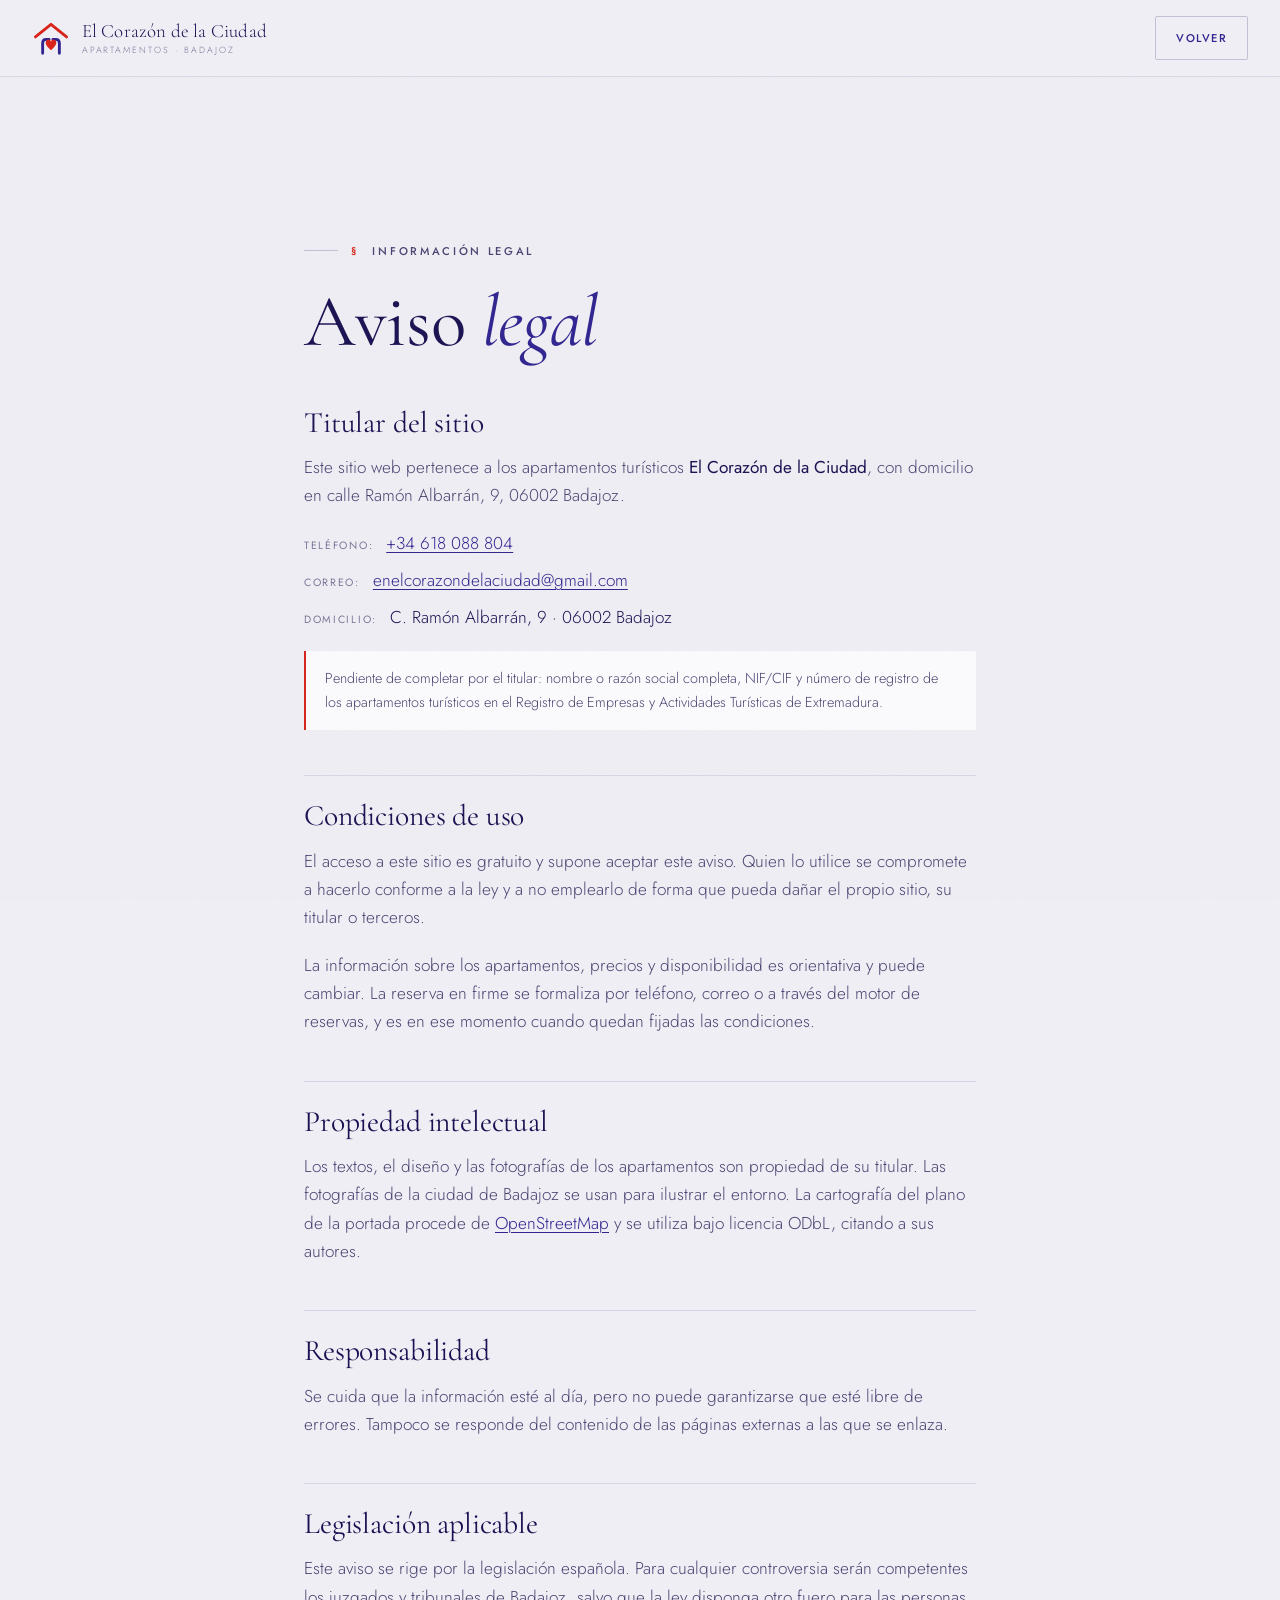
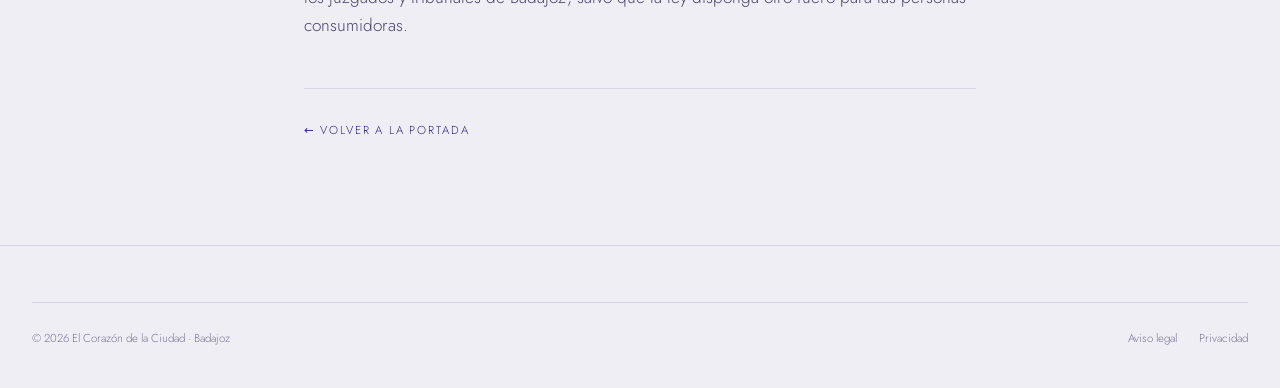
<file: aviso-legal.html>
<!DOCTYPE html>
<html lang="es">
<head>
<meta charset="utf-8">
<meta name="viewport" content="width=device-width, initial-scale=1, viewport-fit=cover">
<meta name="robots" content="noindex,nofollow">
<title>Aviso legal · El Corazón de la Ciudad</title>
<meta name="description" content="Aviso legal de los apartamentos El Corazón de la Ciudad, en Badajoz.">
<link rel="preconnect" href="https://fonts.googleapis.com">
<link rel="preconnect" href="https://fonts.gstatic.com" crossorigin>
<link rel="stylesheet" href="https://fonts.googleapis.com/css2?family=Cormorant+Garamond:ital,wght@0,300;0,400;0,500;1,400&family=Jost:wght@300;400;500&display=swap">
<link rel="stylesheet" href="css/estilos.css?v=b4ecf829">
<link rel="stylesheet" href="css/legal.css?v=8c6358b0">
<link rel="icon" href="img/marca.svg" type="image/svg+xml">
</head>
<body class="legal">

<header class="cab sc">
  <div class="cab__env">
    <a class="marca" href="index.html">
      <img src="img/marca.svg" alt="" width="100" height="92">
      <span>El Corazón de la Ciudad<i>Apartamentos · Badajoz</i></span>
    </a>
    <a class="btn btn--linea" href="index.html">Volver</a>
  </div>
</header>

<main class="hoja">
  <div class="env-txt">
    <p class="rotulo"><b>§</b> Información legal</p>
    <h1 class="titular">Aviso <em>legal</em></h1>

    <h2>Titular del sitio</h2>
    <p>Este sitio web pertenece a los apartamentos turísticos <strong>El Corazón de la Ciudad</strong>,
       con domicilio en calle Ramón Albarrán, 9, 06002 Badajoz.</p>
    <ul class="lista">
      <li><b>Teléfono:</b> <a href="tel:+34618088804">+34 618 088 804</a></li>
      <li><b>Correo:</b> <a href="mailto:enelcorazondelaciudad@gmail.com">enelcorazondelaciudad@gmail.com</a></li>
      <li><b>Domicilio:</b> C. Ramón Albarrán, 9 · 06002 Badajoz</li>
    </ul>
    <p class="pendiente">Pendiente de completar por el titular: nombre o razón social completa,
       NIF/CIF y número de registro de los apartamentos turísticos en el Registro de
       Empresas y Actividades Turísticas de Extremadura.</p>

    <h2>Condiciones de uso</h2>
    <p>El acceso a este sitio es gratuito y supone aceptar este aviso. Quien lo utilice se
       compromete a hacerlo conforme a la ley y a no emplearlo de forma que pueda dañar el
       propio sitio, su titular o terceros.</p>
    <p>La información sobre los apartamentos, precios y disponibilidad es orientativa y puede
       cambiar. La reserva en firme se formaliza por teléfono, correo o a través del motor de
       reservas, y es en ese momento cuando quedan fijadas las condiciones.</p>

    <h2>Propiedad intelectual</h2>
    <p>Los textos, el diseño y las fotografías de los apartamentos son propiedad de su titular.
       Las fotografías de la ciudad de Badajoz se usan para ilustrar el entorno. La cartografía
       del plano de la portada procede de <a href="https://www.openstreetmap.org/copyright"
       target="_blank" rel="noopener">OpenStreetMap</a> y se utiliza bajo licencia ODbL,
       citando a sus autores.</p>

    <h2>Responsabilidad</h2>
    <p>Se cuida que la información esté al día, pero no puede garantizarse que esté libre de
       errores. Tampoco se responde del contenido de las páginas externas a las que se enlaza.</p>

    <h2>Legislación aplicable</h2>
    <p>Este aviso se rige por la legislación española. Para cualquier controversia serán
       competentes los juzgados y tribunales de Badajoz, salvo que la ley disponga otro fuero
       para las personas consumidoras.</p>

    <p class="volver"><a href="index.html">← Volver a la portada</a></p>
  </div>
</main>

<footer class="pie">
  <div class="env">
    <div class="pie__fin">
      <span>© <span id="anno">2026</span> El Corazón de la Ciudad · Badajoz</span>
      <nav>
        <a href="aviso-legal.html">Aviso legal</a>
        <a href="privacidad.html">Privacidad</a>
      </nav>
    </div>
  </div>
</footer>

<script>document.getElementById('anno').textContent=new Date().getFullYear();</script>
</body>
</html>
</file>
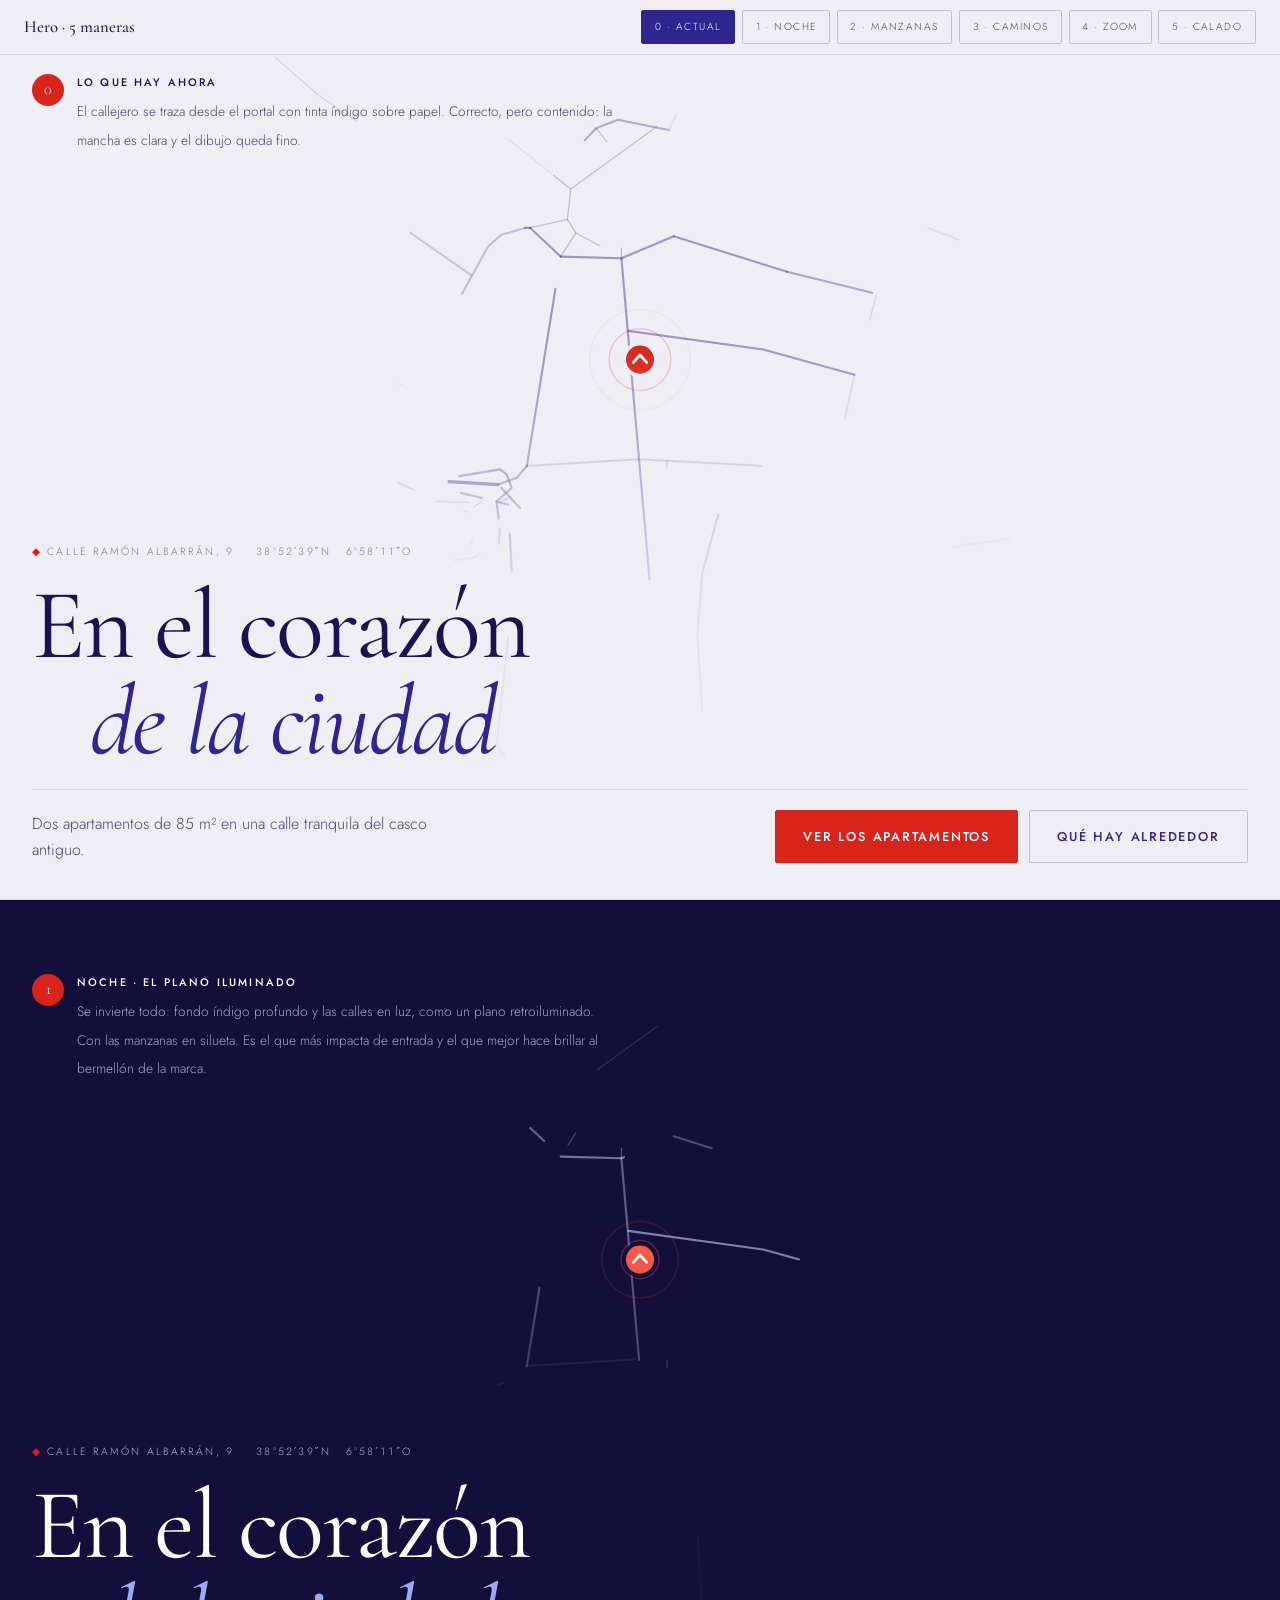
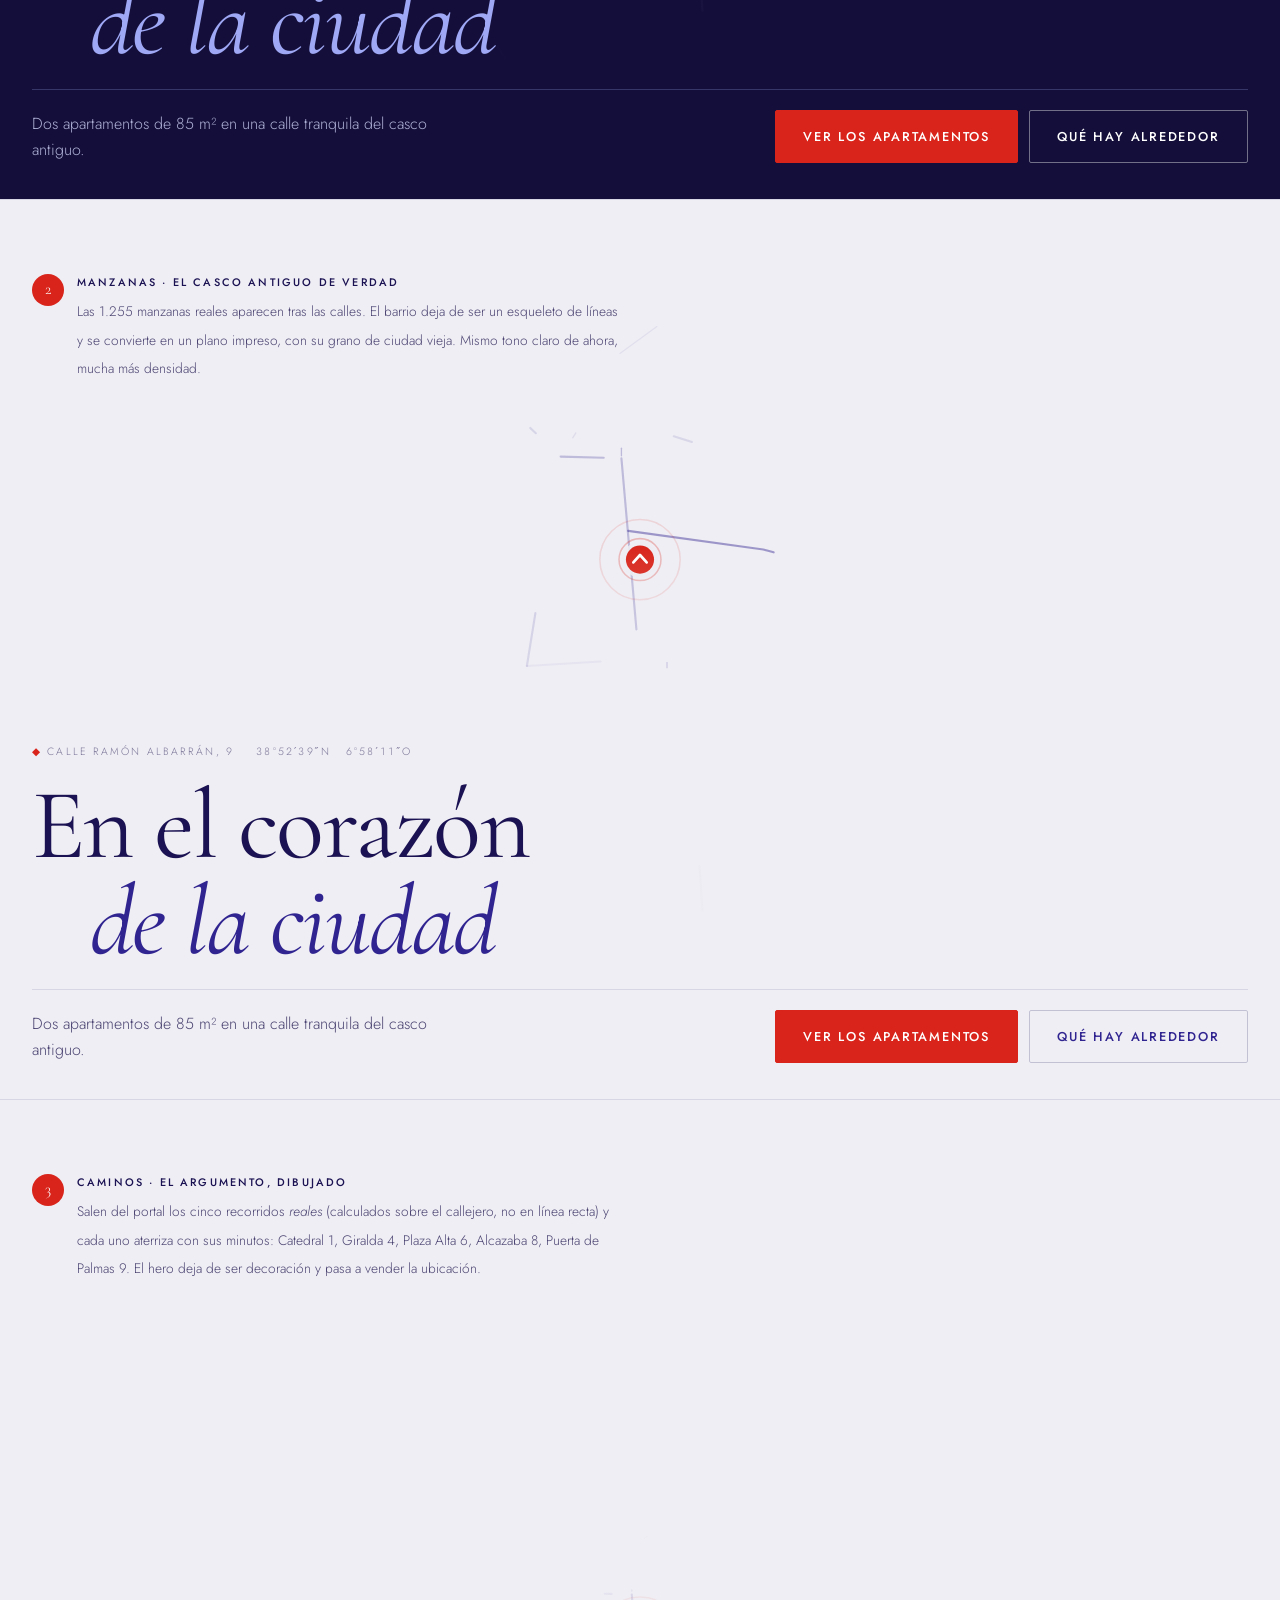
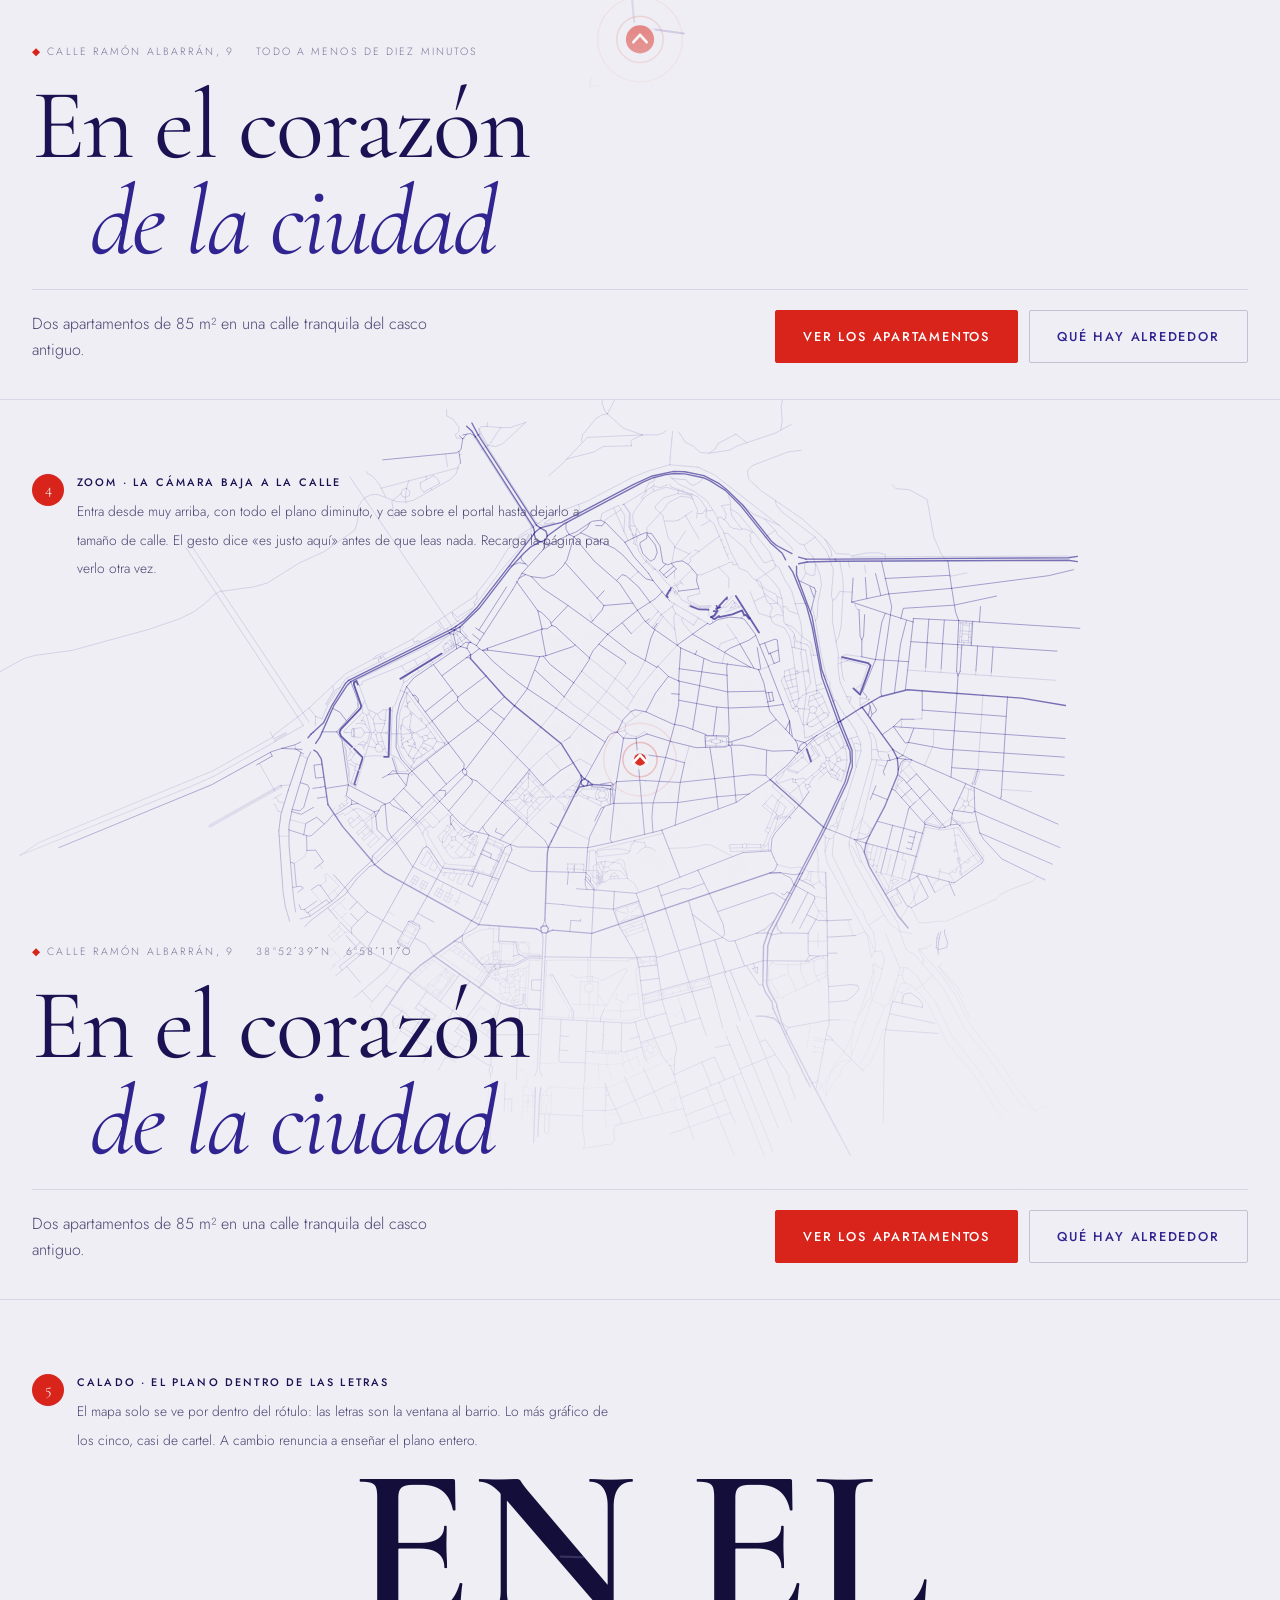
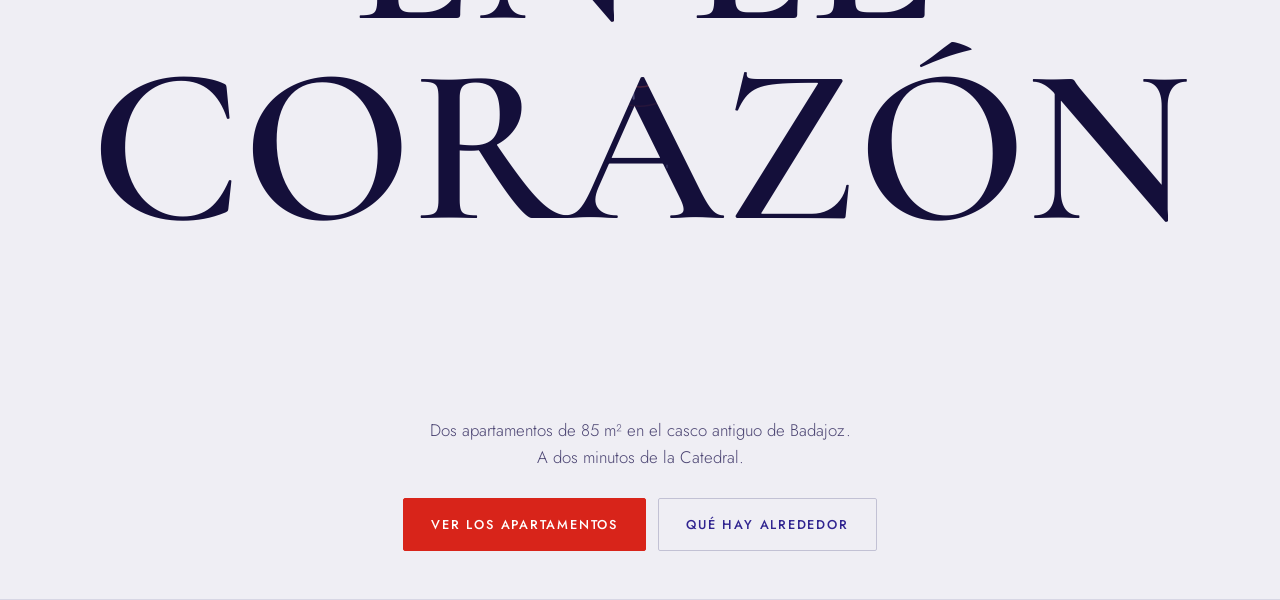
<file: bocetos-hero.html>
<!DOCTYPE html>
<html lang="es">
<head>
<meta charset="utf-8">
<meta name="viewport" content="width=device-width, initial-scale=1, viewport-fit=cover">
<meta name="robots" content="noindex,nofollow">
<title>Bocetos de hero · El Corazón de la Ciudad</title>
<link rel="preconnect" href="https://fonts.googleapis.com">
<link rel="preconnect" href="https://fonts.gstatic.com" crossorigin>
<link rel="stylesheet" href="https://fonts.googleapis.com/css2?family=Cormorant+Garamond:ital,wght@0,300;0,400;0,500;0,600;1,300;1,400&family=Jost:wght@300;400;500&display=swap">
<link rel="stylesheet" href="css/estilos.css?v=b4ecf829">
<style>
  body{ overflow-x:hidden; }
  body::before{ display:none; }

  .barra{
    position:fixed; inset-inline:0; top:0; z-index:40;
    display:flex; gap:.4rem; align-items:center;
    padding:.6rem clamp(.8rem,3vw,1.5rem);
    background:color-mix(in srgb,var(--plano) 88%,transparent);
    -webkit-backdrop-filter:blur(14px); backdrop-filter:blur(14px);
    box-shadow:0 1px 0 var(--retic);
    overflow-x:auto; scrollbar-width:none;
  }
  .barra::-webkit-scrollbar{ display:none; }
  .barra b{
    font-family:'Cormorant Garamond',serif; font-size:1.05rem; font-weight:500;
    color:var(--indigo-os); margin-right:auto; white-space:nowrap; padding-right:1rem;
  }
  .barra a{
    flex:none; text-decoration:none; white-space:nowrap;
    font-size:.64rem; letter-spacing:.14em; text-transform:uppercase;
    color:var(--tinta-2); border:1px solid var(--retic-2);
    padding:.5rem .8rem; border-radius:2px;
  }
  .barra a:hover,.barra a.act{ background:var(--indigo); color:#fff; border-color:var(--indigo); }

  .panel{
    position:relative; min-height:100svh; overflow:clip;
    display:flex; flex-direction:column; justify-content:flex-end;
    padding:5.5rem 0 2.2rem;
    border-bottom:1px solid var(--retic);
  }
  .panel canvas{ position:absolute; inset:0; width:100%; height:100%; }
  .panel__velo{
    position:absolute; inset:0; pointer-events:none;
    background:linear-gradient(to top, var(--velo,var(--plano)) 2%,
      color-mix(in srgb,var(--velo,var(--plano)) 72%,transparent) 32%, transparent 62%);
  }
  .panel__env{ position:relative; z-index:3; width:var(--ancho); margin-inline:auto; }

  .ficha{
    position:absolute; z-index:4; top:4.6rem; left:50%; translate:-50% 0;
    width:var(--ancho);
    display:flex; align-items:flex-start; gap:.8rem;
  }
  .ficha__n{
    font-family:'Cormorant Garamond',serif; font-size:1rem; color:#fff;
    background:var(--bermellon); width:2rem; height:2rem; flex:none;
    display:grid; place-items:center; border-radius:50%;
  }
  .ficha__t{ max-width:34rem; }
  .ficha__t b{
    display:block; font-size:.68rem; letter-spacing:.2em; text-transform:uppercase;
    color:var(--eti,var(--indigo-os)); margin-bottom:.3rem; font-weight:500;
  }
  .ficha__t span{ font-size:.86rem; color:var(--eti2,var(--tinta-2)); line-height:1.5; }

  .panel h2{
    font-size:clamp(2.6rem,1.1rem + 6.4vw,6.4rem); line-height:.96;
    letter-spacing:-.018em; margin-bottom:1.2rem; color:var(--tit,var(--indigo-os));
  }
  .panel h2 .l2{ display:block; padding-left:clamp(0rem,4.5vw,4.5rem); font-style:italic; color:var(--tit2,var(--indigo)); }
  .pie2{
    display:flex; flex-wrap:wrap; align-items:flex-end; gap:1.2rem 2.4rem;
    padding-top:1.3rem; border-top:1px solid var(--lin,var(--retic));
  }
  .pie2 p{ max-width:25rem; color:var(--txt,var(--tinta-2)); font-size:1rem; margin:0; }
  .pie2 div{ display:flex; flex-wrap:wrap; gap:.7rem; margin-left:auto; }
  .coord2{
    display:flex; flex-wrap:wrap; gap:.4rem 1.4rem; margin-bottom:1.1rem;
    font-size:.66rem; letter-spacing:.2em; text-transform:uppercase;
    color:var(--txt,var(--tinta-3)); font-variant-numeric:tabular-nums;
  }
  .coord2 i{ font-style:normal; color:var(--bermellon); }

  /* --- variante noche --- */
  .panel--noche{
    --velo:#140F3A; --tit:#fff; --tit2:#9FA8F5; --txt:rgba(214,218,255,.8);
    --lin:rgba(160,170,240,.25); --eti:#fff; --eti2:rgba(214,218,255,.75);
    background:#140F3A;
  }
  .panel--noche .btn--linea{ --fg:#fff; border-color:rgba(255,255,255,.4); }
  .panel--noche .btn--linea:hover{ --bg:#fff; --fg:#140F3A; }

  /* --- variante calada --- */
  /* el texto va abajo del todo; las letras caladas se dibujan centradas en el
     40% de la altura, así nunca se pisan */
  .panel--calado{ justify-content:flex-end; padding:5.5rem 0 3rem; }
  .panel--calado .panel__velo{ display:none; }
  .panel--calado .panel__env{ text-align:center; }
  .panel--calado .sub{
    font-size:1.05rem; color:var(--tinta-2); max-width:30rem; margin:0 auto;
  }
  .panel--calado .acc{ display:flex; gap:.7rem; justify-content:center; margin-top:1.6rem; flex-wrap:wrap; }

  .elegir{
    position:absolute; z-index:5; right:clamp(.8rem,3vw,2rem); bottom:1.4rem;
  }
  @media (max-width:820px){
    .ficha{ top:4.2rem; }
    .panel h2 .l2{ padding-left:0; }
    .pie2 div{ margin-left:0; width:100%; }
    .elegir{ position:static; margin-top:1.2rem; }
  }
</style>
</head>
<body>

<nav class="barra">
  <b>Hero · 5 maneras</b>
  <a href="#v0">0 · Actual</a>
  <a href="#v1">1 · Noche</a>
  <a href="#v2">2 · Manzanas</a>
  <a href="#v3">3 · Caminos</a>
  <a href="#v4">4 · Zoom</a>
  <a href="#v5">5 · Calado</a>
</nav>

<!-- 0 · el de ahora, como referencia -->
<section class="panel" id="v0" data-cfg='{"paleta":"claro"}'>
  <canvas></canvas>
  <div class="panel__velo"></div>
  <div class="ficha">
    <span class="ficha__n">0</span>
    <div class="ficha__t"><b>Lo que hay ahora</b>
      <span>El callejero se traza desde el portal con tinta índigo sobre papel. Correcto, pero contenido: la mancha es clara y el dibujo queda fino.</span></div>
  </div>
  <div class="panel__env">
    <p class="coord2"><span><i>◆</i> Calle Ramón Albarrán, 9</span><span>38°52′39″N &nbsp; 6°58′11″O</span></p>
    <h2>En el corazón<span class="l2">de la ciudad</span></h2>
    <div class="pie2">
      <p>Dos apartamentos de 85 m² en una calle tranquila del casco antiguo.</p>
      <div><a class="btn btn--marca" href="#v1">Ver los apartamentos</a><a class="btn btn--linea" href="#v1">Qué hay alrededor</a></div>
    </div>
  </div>
</section>

<!-- 1 · noche -->
<section class="panel panel--noche" id="v1" data-cfg='{"paleta":"noche","manzanas":true}'>
  <canvas></canvas>
  <div class="panel__velo"></div>
  <div class="ficha">
    <span class="ficha__n">1</span>
    <div class="ficha__t"><b>Noche · el plano iluminado</b>
      <span>Se invierte todo: fondo índigo profundo y las calles en luz, como un plano retroiluminado. Con las manzanas en silueta. Es el que más impacta de entrada y el que mejor hace brillar al bermellón de la marca.</span></div>
  </div>
  <div class="panel__env">
    <p class="coord2"><span><i>◆</i> Calle Ramón Albarrán, 9</span><span>38°52′39″N &nbsp; 6°58′11″O</span></p>
    <h2>En el corazón<span class="l2">de la ciudad</span></h2>
    <div class="pie2">
      <p>Dos apartamentos de 85 m² en una calle tranquila del casco antiguo.</p>
      <div><a class="btn btn--marca" href="#v2">Ver los apartamentos</a><a class="btn btn--linea" href="#v2">Qué hay alrededor</a></div>
    </div>
  </div>
</section>

<!-- 2 · manzanas -->
<section class="panel" id="v2" data-cfg='{"paleta":"claro","manzanas":true}'>
  <canvas></canvas>
  <div class="panel__velo"></div>
  <div class="ficha">
    <span class="ficha__n">2</span>
    <div class="ficha__t"><b>Manzanas · el casco antiguo de verdad</b>
      <span>Las 1.255 manzanas reales aparecen tras las calles. El barrio deja de ser un esqueleto de líneas y se convierte en un plano impreso, con su grano de ciudad vieja. Mismo tono claro de ahora, mucha más densidad.</span></div>
  </div>
  <div class="panel__env">
    <p class="coord2"><span><i>◆</i> Calle Ramón Albarrán, 9</span><span>38°52′39″N &nbsp; 6°58′11″O</span></p>
    <h2>En el corazón<span class="l2">de la ciudad</span></h2>
    <div class="pie2">
      <p>Dos apartamentos de 85 m² en una calle tranquila del casco antiguo.</p>
      <div><a class="btn btn--marca" href="#v3">Ver los apartamentos</a><a class="btn btn--linea" href="#v3">Qué hay alrededor</a></div>
    </div>
  </div>
</section>

<!-- 3 · caminos -->
<section class="panel" id="v3" data-cfg='{"paleta":"claro","rutas":true,"dur":4800,"radio":1060,"cyRel":0.6}'>
  <canvas></canvas>
  <div class="panel__velo"></div>
  <div class="ficha">
    <span class="ficha__n">3</span>
    <div class="ficha__t"><b>Caminos · el argumento, dibujado</b>
      <span>Salen del portal los cinco recorridos <em>reales</em> (calculados sobre el callejero, no en línea recta) y cada uno aterriza con sus minutos: Catedral 1, Giralda 4, Plaza Alta 6, Alcazaba 8, Puerta de Palmas 9. El hero deja de ser decoración y pasa a vender la ubicación.</span></div>
  </div>
  <div class="panel__env">
    <p class="coord2"><span><i>◆</i> Calle Ramón Albarrán, 9</span><span>Todo a menos de diez minutos</span></p>
    <h2>En el corazón<span class="l2">de la ciudad</span></h2>
    <div class="pie2">
      <p>Dos apartamentos de 85 m² en una calle tranquila del casco antiguo.</p>
      <div><a class="btn btn--marca" href="#v4">Ver los apartamentos</a><a class="btn btn--linea" href="#v4">Qué hay alrededor</a></div>
    </div>
  </div>
</section>

<!-- 4 · zoom -->
<section class="panel" id="v4" data-cfg='{"paleta":"claro","manzanas":true,"zoom":true,"dur":3200}'>
  <canvas></canvas>
  <div class="panel__velo"></div>
  <div class="ficha">
    <span class="ficha__n">4</span>
    <div class="ficha__t"><b>Zoom · la cámara baja a la calle</b>
      <span>Entra desde muy arriba, con todo el plano diminuto, y cae sobre el portal hasta dejarlo a tamaño de calle. El gesto dice «es justo aquí» antes de que leas nada. Recarga la página para verlo otra vez.</span></div>
  </div>
  <div class="panel__env">
    <p class="coord2"><span><i>◆</i> Calle Ramón Albarrán, 9</span><span>38°52′39″N &nbsp; 6°58′11″O</span></p>
    <h2>En el corazón<span class="l2">de la ciudad</span></h2>
    <div class="pie2">
      <p>Dos apartamentos de 85 m² en una calle tranquila del casco antiguo.</p>
      <div><a class="btn btn--marca" href="#v5">Ver los apartamentos</a><a class="btn btn--linea" href="#v5">Qué hay alrededor</a></div>
    </div>
  </div>
</section>

<!-- 5 · calado -->
<section class="panel panel--calado" id="v5" data-cfg='{"paleta":"noche","manzanas":true,"calado":true}'>
  <canvas></canvas>
  <div class="ficha">
    <span class="ficha__n">5</span>
    <div class="ficha__t"><b>Calado · el plano dentro de las letras</b>
      <span>El mapa solo se ve por dentro del rótulo: las letras son la ventana al barrio. Lo más gráfico de los cinco, casi de cartel. A cambio renuncia a enseñar el plano entero.</span></div>
  </div>
  <div class="panel__env">
    <p class="sub">Dos apartamentos de 85 m² en el casco antiguo de Badajoz.<br>A dos minutos de la Catedral.</p>
    <div class="acc"><a class="btn btn--marca" href="#v0">Ver los apartamentos</a><a class="btn btn--linea" href="#v0">Qué hay alrededor</a></div>
  </div>
</section>

<script src="js/callejero.js?v=2d75591f"></script>
<script src="js/manzanas.js?v=37133e04"></script>
<script src="js/boceto-hero.js?v=c30c3adc"></script>
<script>
(function(){
  var paneles = Array.prototype.slice.call(document.querySelectorAll('.panel'));
  var planos = paneles.map(function(p){
    return new PlanoBoceto(p.querySelector('canvas'), JSON.parse(p.dataset.cfg));
  });

  // solo se anima el que se está mirando
  var io = new IntersectionObserver(function(es){
    es.forEach(function(e){
      var i = paneles.indexOf(e.target);
      if (i < 0) return;
      if (e.isIntersecting) { planos[i].medir(); planos[i].t0 = 0; planos[i].arranca(); }
      else planos[i].para();
    });
  }, { threshold: 0.25 });
  paneles.forEach(function(p){ io.observe(p); });

  var t;
  addEventListener('resize', function(){
    clearTimeout(t);
    t = setTimeout(function(){ planos.forEach(function(pl){ if (pl.corriendo) pl.reinicia(); else pl.medir(); }); }, 200);
  });

  // marca en la barra el que se ve
  var enlaces = Array.prototype.slice.call(document.querySelectorAll('.barra a'));
  var io2 = new IntersectionObserver(function(es){
    es.forEach(function(e){
      if (!e.isIntersecting) return;
      enlaces.forEach(function(a){ a.classList.toggle('act', a.getAttribute('href') === '#' + e.target.id); });
    });
  }, { threshold: 0.5 });
  paneles.forEach(function(p){ io2.observe(p); });
})();
</script>
</body>
</html>
</file>
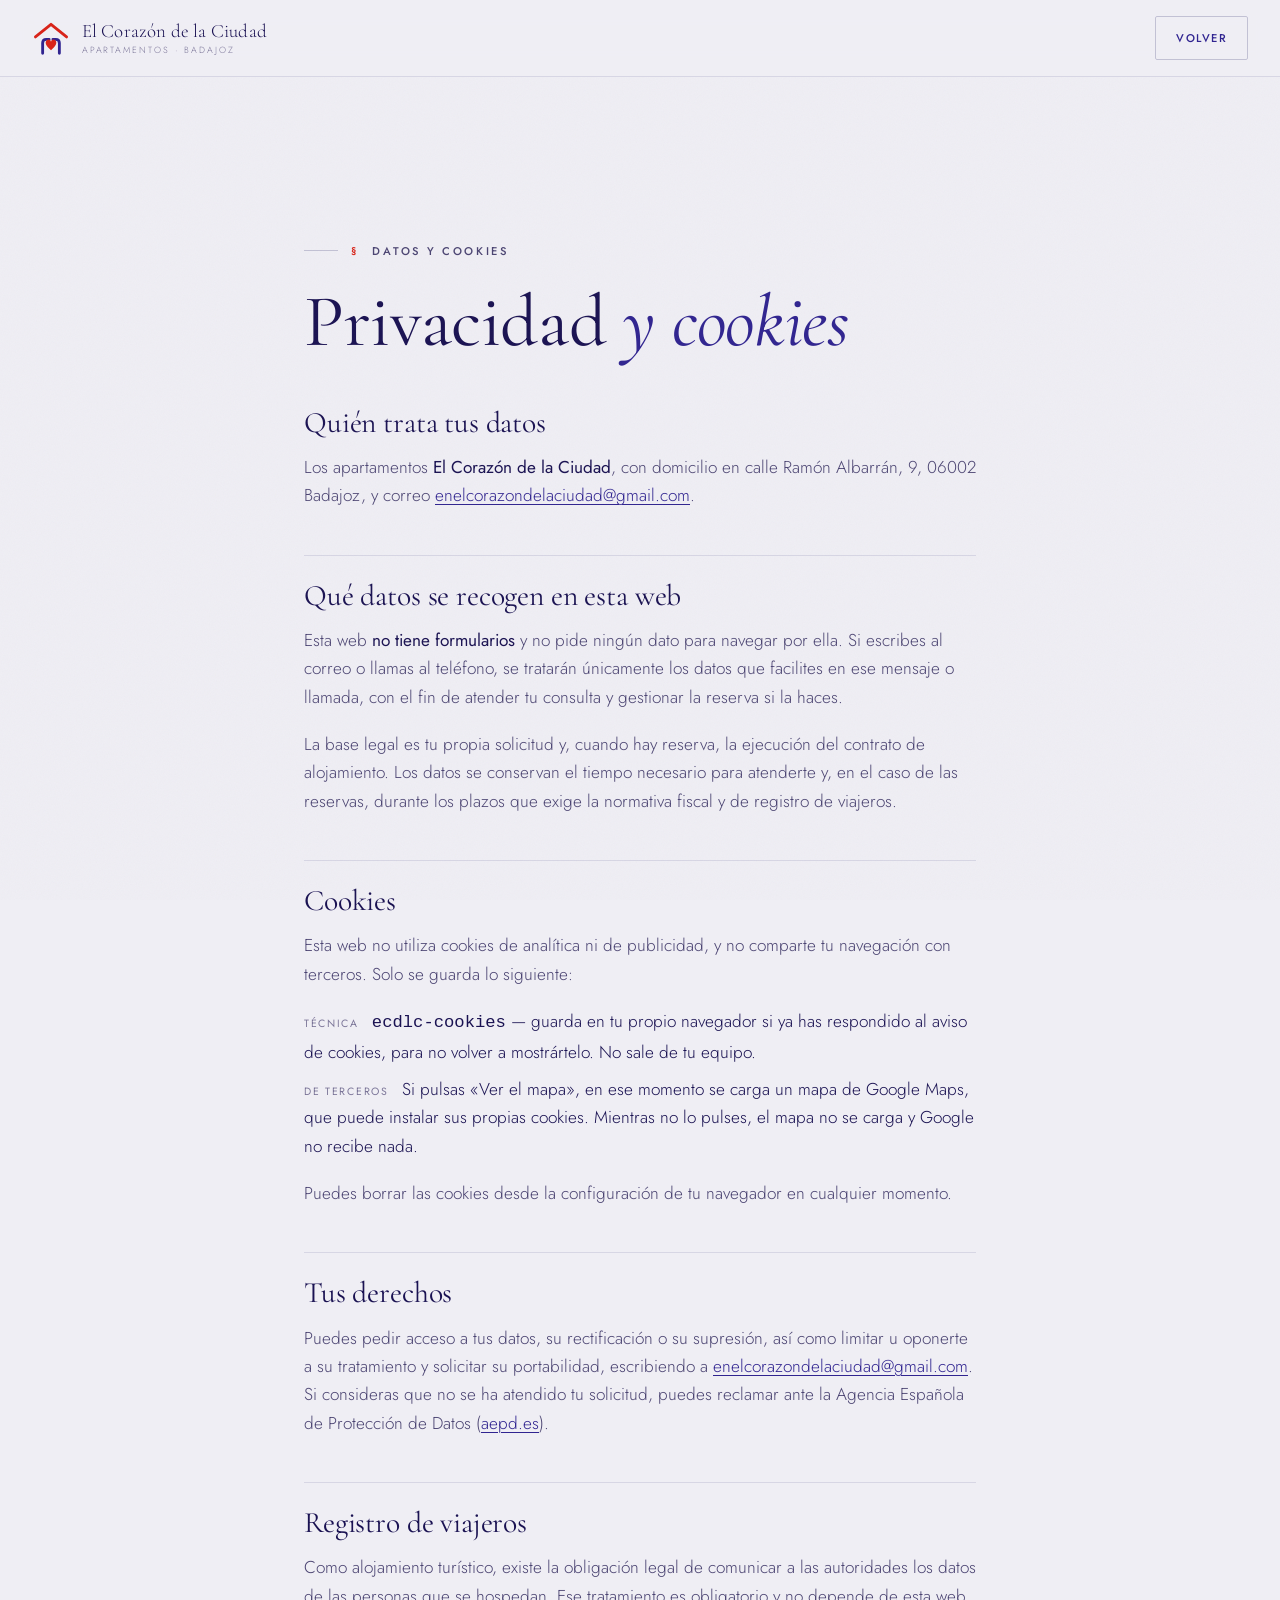
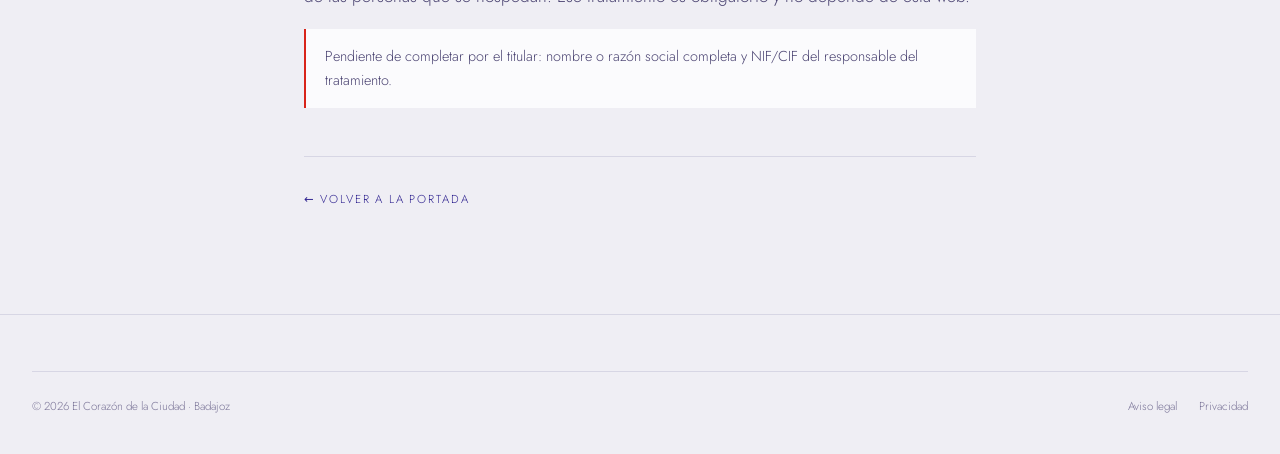
<file: privacidad.html>
<!DOCTYPE html>
<html lang="es">
<head>
<meta charset="utf-8">
<meta name="viewport" content="width=device-width, initial-scale=1, viewport-fit=cover">
<meta name="robots" content="noindex,nofollow">
<title>Privacidad y cookies · El Corazón de la Ciudad</title>
<meta name="description" content="Política de privacidad y de cookies de los apartamentos El Corazón de la Ciudad, en Badajoz.">
<link rel="preconnect" href="https://fonts.googleapis.com">
<link rel="preconnect" href="https://fonts.gstatic.com" crossorigin>
<link rel="stylesheet" href="https://fonts.googleapis.com/css2?family=Cormorant+Garamond:ital,wght@0,300;0,400;0,500;1,400&family=Jost:wght@300;400;500&display=swap">
<link rel="stylesheet" href="css/estilos.css?v=b4ecf829">
<link rel="stylesheet" href="css/legal.css?v=8c6358b0">
<link rel="icon" href="img/marca.svg" type="image/svg+xml">
</head>
<body class="legal">

<header class="cab sc">
  <div class="cab__env">
    <a class="marca" href="index.html">
      <img src="img/marca.svg" alt="" width="100" height="92">
      <span>El Corazón de la Ciudad<i>Apartamentos · Badajoz</i></span>
    </a>
    <a class="btn btn--linea" href="index.html">Volver</a>
  </div>
</header>

<main class="hoja">
  <div class="env-txt">
    <p class="rotulo"><b>§</b> Datos y cookies</p>
    <h1 class="titular">Privacidad <em>y cookies</em></h1>

    <h2>Quién trata tus datos</h2>
    <p>Los apartamentos <strong>El Corazón de la Ciudad</strong>, con domicilio en calle Ramón
       Albarrán, 9, 06002 Badajoz, y correo
       <a href="mailto:enelcorazondelaciudad@gmail.com">enelcorazondelaciudad@gmail.com</a>.</p>

    <h2>Qué datos se recogen en esta web</h2>
    <p>Esta web <strong>no tiene formularios</strong> y no pide ningún dato para navegar por
       ella. Si escribes al correo o llamas al teléfono, se tratarán únicamente los datos que
       facilites en ese mensaje o llamada, con el fin de atender tu consulta y gestionar la
       reserva si la haces.</p>
    <p>La base legal es tu propia solicitud y, cuando hay reserva, la ejecución del contrato de
       alojamiento. Los datos se conservan el tiempo necesario para atenderte y, en el caso de
       las reservas, durante los plazos que exige la normativa fiscal y de registro de
       viajeros.</p>

    <h2>Cookies</h2>
    <p>Esta web no utiliza cookies de analítica ni de publicidad, y no comparte tu navegación
       con terceros. Solo se guarda lo siguiente:</p>
    <ul class="lista">
      <li><b>Técnica</b> <code>ecdlc-cookies</code> — guarda en tu propio navegador si ya has
          respondido al aviso de cookies, para no volver a mostrártelo. No sale de tu equipo.</li>
      <li><b>De terceros</b> Si pulsas «Ver el mapa», en ese momento se carga un mapa de Google
          Maps, que puede instalar sus propias cookies. Mientras no lo pulses, el mapa no se
          carga y Google no recibe nada.</li>
    </ul>
    <p>Puedes borrar las cookies desde la configuración de tu navegador en cualquier momento.</p>

    <h2>Tus derechos</h2>
    <p>Puedes pedir acceso a tus datos, su rectificación o su supresión, así como limitar u
       oponerte a su tratamiento y solicitar su portabilidad, escribiendo a
       <a href="mailto:enelcorazondelaciudad@gmail.com">enelcorazondelaciudad@gmail.com</a>.
       Si consideras que no se ha atendido tu solicitud, puedes reclamar ante la Agencia
       Española de Protección de Datos (<a href="https://www.aepd.es" target="_blank" rel="noopener">aepd.es</a>).</p>

    <h2>Registro de viajeros</h2>
    <p>Como alojamiento turístico, existe la obligación legal de comunicar a las autoridades
       los datos de las personas que se hospedan. Ese tratamiento es obligatorio y no depende
       de esta web.</p>

    <p class="pendiente">Pendiente de completar por el titular: nombre o razón social completa
       y NIF/CIF del responsable del tratamiento.</p>

    <p class="volver"><a href="index.html">← Volver a la portada</a></p>
  </div>
</main>

<footer class="pie">
  <div class="env">
    <div class="pie__fin">
      <span>© <span id="anno">2026</span> El Corazón de la Ciudad · Badajoz</span>
      <nav>
        <a href="aviso-legal.html">Aviso legal</a>
        <a href="privacidad.html">Privacidad</a>
      </nav>
    </div>
  </div>
</footer>

<script>document.getElementById('anno').textContent=new Date().getFullYear();</script>
</body>
</html>
</file>
<file: css/estilos.css>
/* ============================================================
   El Corazón de la Ciudad · Badajoz
   Concepto: «Cartografía» — tinta de plano sobre papel de hilo.
   Paleta tomada del logo real de la marca: índigo #302490 y
   bermellón #D8241A. El fondo es papel frío (matiz lila) para no
   repetir las cremas cálidas del resto de webs del estudio.
   ============================================================ */

:root{
  /* --- papel --- */
  --plano:      #EFEEF4;   /* fondo general: papel de hilo frío */
  --plano-2:    #E6E5EF;   /* bandas y zonas hundidas */
  --hoja:       #FBFBFD;   /* tarjetas: hoja recién tirada */
  --retic:      #D7D6E4;   /* retícula y filetes */
  --retic-2:    #C2C1D4;

  /* --- tintas de la marca --- */
  --indigo:     #302490;   /* azul del logo */
  --indigo-cl:  #4A3EB4;
  --indigo-os:  #1A1252;   /* texto principal */
  --indigo-25:  rgba(48,36,144,.25);
  --indigo-12:  rgba(48,36,144,.12);

  --bermellon:  #D8241A;   /* rojo del logo: solo acento y chincheta */
  --berm-txt:   #B3160D;   /* variante para texto pequeño (contraste AA) */

  --tinta:      #1A1252;
  --tinta-2:    #4B4472;   /* texto secundario */
  --tinta-3:    #7B7598;   /* apoyos, pies de foto */

  /* --- la noche del hero --- */
  --noche:      #140F3A;   /* fondo del plano nocturno */
  --noche-txt:  #D6DAFF;   /* texto sobre la noche */
  --noche-ac:   #9FA8F5;   /* cursiva del titular */
  --noche-lin:  rgba(160,170,240,.25);

  /* --- medidas --- */
  --cab:        4.75rem;   /* alto de la cabecera */
  --radio:      2px;       /* casi recto: esto es un plano, no una app */
  --borde:      1px solid var(--retic);
  --ancho:      min(100% - 2.5rem, 76rem);
  --ancho-txt:  min(100% - 2.5rem, 42rem);

  --ease:       cubic-bezier(.22,.61,.36,1);
  --lento:      .9s var(--ease);

  color-scheme: light;
  accent-color: var(--indigo);
}

*,*::before,*::after{ box-sizing:border-box; }

html{
  -webkit-text-size-adjust:100%;
  scroll-behavior:auto;           /* lo lleva Lenis; ver feedback_lenis_scroll_behavior_smooth */
}

body{
  margin:0;
  background:var(--plano);
  color:var(--tinta);
  font-family:'Jost',system-ui,-apple-system,'Segoe UI',sans-serif;
  font-size:clamp(1rem,.96rem + .2vw,1.075rem);
  line-height:1.65;
  font-weight:300;
  overflow-x:hidden;
  position:relative;
}

/* grano de papel, muy tenue */
body::before{
  content:'';
  position:fixed; inset:0;
  pointer-events:none;
  z-index:1;
  opacity:.4;
  background-image:url("data:image/svg+xml,%3Csvg xmlns='http://www.w3.org/2000/svg' width='180' height='180'%3E%3Cfilter id='n'%3E%3CfeTurbulence type='fractalNoise' baseFrequency='.85' numOctaves='3'/%3E%3C/filter%3E%3Crect width='180' height='180' filter='url(%23n)' opacity='.085'/%3E%3C/svg%3E");
}

img,svg,canvas{ display:block; max-width:100%; }
img{ height:auto; }

h1,h2,h3,h4{
  font-family:'Cormorant Garamond',Georgia,'Times New Roman',serif;
  font-weight:400;
  line-height:1.08;
  letter-spacing:-.005em;
  margin:0;
  text-wrap:balance;
  color:var(--indigo-os);
}
p{ margin:0 0 1.1em; }
p:last-child{ margin-bottom:0; }

a{ color:var(--indigo); text-decoration-thickness:1px; text-underline-offset:.18em; }

::selection{ background:var(--indigo); color:#fff; }

:where(a,button,[tabindex]):focus-visible{
  outline:2px solid var(--bermellon);
  outline-offset:3px;
  border-radius:1px;
}

.oculto-visual{
  position:absolute!important; width:1px; height:1px;
  margin:-1px; padding:0; overflow:hidden;
  clip:rect(0 0 0 0); clip-path:inset(50%); white-space:nowrap;
}

/* ============ piezas comunes ============ */

.env{ width:var(--ancho); margin-inline:auto; }
.env-txt{ width:var(--ancho-txt); margin-inline:auto; }

section{ position:relative; z-index:2; }

/* rótulo de sección al estilo de la leyenda de un plano */
.rotulo{
  display:flex; align-items:center; gap:.85rem;
  font-size:.7rem; font-weight:500;
  letter-spacing:.24em; text-transform:uppercase;
  color:var(--tinta-3);
  margin-bottom:1.4rem;
}
.rotulo::before{
  content:''; width:2.1rem; height:1px; background:var(--retic-2); flex:none;
}
.rotulo b{
  font-weight:500; color:var(--bermellon);
  font-variant-numeric:tabular-nums;
}

.titular{ font-size:clamp(2.35rem,1.3rem + 4.4vw,4.6rem); }
.titular em{ font-style:italic; color:var(--indigo); }

.entradilla{
  font-size:clamp(1.05rem,1rem + .35vw,1.25rem);
  color:var(--tinta-2); line-height:1.7; max-width:38rem;
}

/* botones */
.btn{
  --bg:var(--indigo); --fg:#fff;
  display:inline-flex; align-items:center; justify-content:center; gap:.6rem;
  padding:.95rem 1.7rem;
  background:var(--bg); color:var(--fg);
  border:1px solid var(--bg); border-radius:var(--radio);
  font-family:inherit; font-size:.8rem; font-weight:500;
  letter-spacing:.14em; text-transform:uppercase;
  text-decoration:none; cursor:pointer;
  transition:background .35s var(--ease), color .35s var(--ease), border-color .35s var(--ease);
  will-change:transform;
}
.btn:hover{ --bg:var(--indigo-os); }
.btn--marca{ --bg:var(--bermellon); }
.btn--marca:hover{ --bg:var(--berm-txt); }
.btn--linea{ --bg:transparent; --fg:var(--indigo); border-color:var(--retic-2); }
.btn--linea:hover{ --bg:var(--indigo); --fg:#fff; border-color:var(--indigo); }
.btn svg{ width:1em; height:1em; flex:none; }

/* ============ cabecera ============ */

.cab{
  position:fixed; inset-inline:0; top:0; z-index:60;
  height:var(--cab);
  display:flex; align-items:center;
  transition:background .4s var(--ease), box-shadow .4s var(--ease), backdrop-filter .4s;
}
.cab.sc{
  background:color-mix(in srgb, var(--plano) 82%, transparent);
  -webkit-backdrop-filter:blur(14px) saturate(1.3);
  backdrop-filter:blur(14px) saturate(1.3);
  box-shadow:0 1px 0 var(--retic);
}
.cab__env{
  width:var(--ancho); margin-inline:auto;
  display:flex; align-items:center; gap:1.5rem;
}
.marca{
  display:flex; align-items:center; gap:.7rem;
  text-decoration:none; color:var(--indigo-os); margin-right:auto;
}
/* el emblema va en línea y con currentColor en las manos, para que pueda
   volverse blanco sobre el plano de noche sin perder el bermellón */
.marca svg{ width:2.4rem; height:2.4rem; flex:none; }
.marca img{ width:2.4rem; height:2.4rem; object-fit:contain; flex:none; }
.marca span{
  font-family:'Cormorant Garamond',serif; font-size:1.18rem;
  line-height:1.05; letter-spacing:.01em; color:inherit;
}
.marca span i{ display:block; font-style:normal; font-size:.56rem;
  letter-spacing:.22em; text-transform:uppercase; color:var(--tinta-3);
  font-family:'Jost',sans-serif; margin-top:.18rem; }

/* mientras la cabecera flota sobre el hero nocturno, va en claro */
.cab:not(.sc) .marca{ color:#fff; }
.cab:not(.sc) .marca span i{ color:rgba(255,255,255,.62); }
.cab:not(.sc) .nav a{ color:rgba(255,255,255,.84); }
.cab:not(.sc) .nav a:hover{ color:#fff; }
.cab:not(.sc) .menu-btn{ color:#fff; border-color:rgba(255,255,255,.38); }
.cab:not(.sc) .menu-btn:hover{ border-color:#fff; }

.nav{ display:flex; align-items:center; gap:1.9rem; }
.nav a{
  font-size:.73rem; font-weight:400; letter-spacing:.16em; text-transform:uppercase;
  color:var(--tinta-2); text-decoration:none; position:relative; padding:.3rem 0;
}
.nav a::after{
  content:''; position:absolute; left:0; bottom:0; height:1px; width:100%;
  background:var(--bermellon); transform:scaleX(0); transform-origin:right;
  transition:transform .4s var(--ease);
}
.nav a:hover{ color:var(--indigo-os); }
.nav a:hover::after{ transform:scaleX(1); transform-origin:left; }

.cab .btn{ padding:.72rem 1.25rem; font-size:.7rem; }

/* botón hamburguesa */
/* flex con gap, NO grid: con place-items:center las tres rayas se reparten en
   filas de ~15,7px y el translateY(6px) no llegaba a cruzarlas (salía una sola
   diagonal en vez de la X). Con gap:5px y 1px de alto, los centros caen
   exactamente en -6 / 0 / +6 y el giro cierra la X. */
.menu-btn{
  display:none; width:2.75rem; height:2.75rem;
  background:none; border:1px solid var(--retic-2); border-radius:var(--radio);
  cursor:pointer; padding:0; color:var(--indigo-os);
  flex-direction:column; align-items:center; justify-content:center; gap:5px;
  transition:border-color .3s var(--ease), background .3s var(--ease);
}
.menu-btn:hover{ border-color:var(--indigo); }
.menu-btn span:not(.oculto-visual){
  display:block; width:1.05rem; height:1px; background:currentColor;
  transition:transform .4s var(--ease), opacity .25s;
}
body.menu .menu-btn span:nth-child(1){ transform:translateY(6px) rotate(45deg); }
body.menu .menu-btn span:nth-child(2){ opacity:0; }
body.menu .menu-btn span:nth-child(3){ transform:translateY(-6px) rotate(-45deg); }

/* panel móvil: altura explícita, NUNCA inset:0 (rompe el blur de la cabecera) */
.menu-movil{
  position:fixed; inset-inline:0; top:0;
  height:100dvh;
  z-index:55;
  background:var(--plano);
  display:flex; flex-direction:column; justify-content:center; gap:.4rem;
  padding:var(--cab) 2rem 2rem;
  transform:translateY(-101%);
  transition:transform .66s var(--ease);
  visibility:hidden;
}
body.menu .menu-movil{ transform:none; visibility:visible; }
/* :not(.btn) es imprescindible: «.menu-movil a» gana en especificidad a «.btn»
   y le robaba al botón la tipografía, el color blanco y el padding. */
.menu-movil a:not(.btn){
  font-family:'Cormorant Garamond',serif; font-size:2.1rem;
  color:var(--indigo-os); text-decoration:none;
  padding:.45rem 0; border-bottom:1px solid var(--retic);
}
.menu-movil .btn{
  margin-top:1.8rem; align-self:flex-start;
  padding:1.05rem 2rem; font-size:.78rem;
}

/* ============ cortina de entrada ============ */

/* La cortina es de papel y destapa un plano de NOCHE: tiene que ser distinta
   del fondo que descubre, y así además el salto claro→oscuro remata la
   entrada en vez de diluirse. */
.cortina{
  position:fixed; inset:0; z-index:100;
  background:var(--plano);
  display:grid; place-items:center;
  color:var(--indigo-os);
}
.cortina[hidden]{ display:none; }
.cortina__marca{ display:grid; place-items:center; gap:1.15rem; }
.cortina svg{ width:clamp(74px,13vw,110px); height:auto; overflow:visible; }
.cortina__txt{
  font-size:.64rem; letter-spacing:.34em; text-transform:uppercase;
  color:var(--tinta-3);
  opacity:0;
}

/* ============ hero: el plano ============ */

.hero{
  position:relative;
  min-height:100svh;
  display:flex; flex-direction:column; justify-content:flex-end;
  padding:calc(var(--cab) + 2rem) 0 2.4rem;
  overflow:clip;                      /* clip, no hidden: no rompe sticky */
  background:var(--noche);
}
.hero__lienzo{
  position:absolute; inset:0; z-index:0;
  width:100%; height:100%;
}
/* velo para que el titular siempre tenga contraste sobre el plano */
.hero::after{
  content:''; position:absolute; inset:0; z-index:1; pointer-events:none;
  /* el velo se queda corto a propósito: solo tiene que proteger el titular.
     Si sube más, apaga las chapas de los caminos que caen cerca del portal. */
  background:
    linear-gradient(to top, var(--noche) 2%, color-mix(in srgb,var(--noche) 72%,transparent) 26%, transparent 50%),
    radial-gradient(120% 70% at 50% 0%, transparent 42%, color-mix(in srgb,var(--noche) 62%,transparent) 100%);
}
.hero__env{ position:relative; z-index:2; width:var(--ancho); margin-inline:auto; }

.hero h1{
  font-size:clamp(2.9rem,1.1rem + 7.1vw,7.1rem);
  line-height:.96;
  letter-spacing:-.018em;
  margin-bottom:1.5rem;
  color:#fff;
}
.hero h1 .l2{ display:block; padding-left:clamp(0rem,4.5vw,4.5rem); font-style:italic; color:var(--noche-ac); }

.hero .coord{ color:rgba(214,218,255,.72); }

.hero__pie{
  display:flex; flex-wrap:wrap; align-items:flex-end;
  gap:1.6rem 2.6rem;
  padding-top:1.5rem;
  border-top:1px solid var(--noche-lin);
}
.hero__pie p{ max-width:26rem; color:var(--noche-txt); font-size:1.02rem; margin:0; }
.hero__acc{ display:flex; flex-wrap:wrap; gap:.75rem; margin-left:auto; }
.hero .btn--linea{ --fg:#fff; border-color:rgba(255,255,255,.42); }
.hero .btn--linea:hover{ --bg:#fff; --fg:var(--noche); border-color:#fff; }

/* coordenadas, como el pie de una lámina */
.coord{
  display:flex; flex-wrap:wrap; gap:.4rem 1.4rem;
  font-size:.66rem; letter-spacing:.2em; text-transform:uppercase;
  color:var(--tinta-3); font-variant-numeric:tabular-nums;
  margin-bottom:1.3rem;
}
.coord i{ font-style:normal; color:var(--bermellon); }

/* palabra partida para la entrada del titular */
.pal{ display:inline-block; overflow:hidden; vertical-align:top; white-space:nowrap; }
.pal>i{ display:inline-block; font-style:inherit; will-change:transform; }
html.con-movimiento .pal>i{ transform:translateY(102%); }

/* ============ banda de distancias ============ */

/* mismo negro que el hero: la banda se lee como el pie del plano, no como
   una franja oscura pegada a otra franja oscura casi igual */
.banda{
  background:var(--noche); color:#fff;
  padding:1.05rem 0;
  overflow:clip;
}
.banda__pista{ display:flex; width:max-content; will-change:transform; }
.banda__grupo{ display:flex; align-items:center; flex:none; }
.banda__it{
  display:inline-flex; align-items:baseline; gap:.6rem;
  padding-inline:1.45rem;
  font-size:.76rem; letter-spacing:.16em; text-transform:uppercase;
  color:rgba(255,255,255,.9); white-space:nowrap;
}
.banda__it b{ font-weight:400; color:#fff; font-variant-numeric:tabular-nums; }
.banda__it i{ font-style:normal; color:#F2A098; font-size:.7rem; }
.banda__sep{ color:rgba(255,255,255,.3); }

/* ============ el portal ============ */

.portal{ padding:clamp(5rem,9vw,8.5rem) 0; }
.portal__rejilla{
  display:grid; gap:clamp(2rem,4vw,4rem);
  grid-template-columns:minmax(0,1fr) minmax(0,.84fr);
  align-items:center;
}
.portal__foto{
  position:relative; border:var(--borde); background:var(--hoja); padding:.6rem;
}
.portal__foto img{ width:100%; aspect-ratio:3/4; object-fit:cover; }
.portal__sello{
  position:absolute; right:-1.1rem; bottom:-1.1rem;
  background:var(--bermellon); color:#fff;
  padding:.85rem 1.1rem; text-align:center; line-height:1.15;
}
.portal__sello b{ display:block; font-size:1.42rem; font-family:'Cormorant Garamond',serif; }
.portal__sello span{ font-size:.56rem; letter-spacing:.2em; text-transform:uppercase; opacity:.9; }

.datos{
  display:grid; grid-template-columns:repeat(auto-fit,minmax(8rem,1fr));
  gap:1.5rem 1.2rem; margin-top:2.4rem;
  padding-top:1.8rem; border-top:1px solid var(--retic);
}
.datos div b{
  display:block; font-family:'Cormorant Garamond',serif;
  font-size:1.85rem; line-height:1; color:var(--indigo); font-variant-numeric:tabular-nums;
}
.datos div span{
  display:block; margin-top:.35rem;
  font-size:.64rem; letter-spacing:.16em; text-transform:uppercase; color:var(--tinta-3);
}

/* ============ los dos apartamentos ============ */

.apts{ padding:clamp(4rem,7vw,7rem) 0 clamp(5rem,9vw,8rem); }
.apts__cab{ margin-bottom:clamp(2.5rem,5vw,4rem); }

.apt{
  border-top:1px solid var(--retic-2);
  padding-top:clamp(2rem,4vw,3.2rem);
  margin-top:clamp(3rem,6vw,5rem);
}
.apt:first-of-type{ margin-top:0; }

.apt__cab{
  display:flex; flex-wrap:wrap; align-items:flex-end; gap:1rem 2rem;
  margin-bottom:1.8rem;
}
.apt__num{
  font-family:'Cormorant Garamond',serif; font-size:.95rem;
  color:var(--bermellon); letter-spacing:.1em;
  border:1px solid var(--bermellon); border-radius:50%;
  width:2.1rem; height:2.1rem; display:grid; place-items:center; flex:none;
}
.apt h3{ font-size:clamp(1.9rem,1.1rem + 2.6vw,3.1rem); }
.apt h3 em{ font-style:italic; color:var(--indigo); }
.apt__ficha{
  margin-left:auto; display:flex; flex-wrap:wrap; gap:.4rem .9rem;
  font-size:.68rem; letter-spacing:.14em; text-transform:uppercase; color:var(--tinta-3);
  font-variant-numeric:tabular-nums;
}
.apt__ficha span{ white-space:nowrap; }
.apt__ficha span+span::before{ content:'·'; margin-right:.9rem; color:var(--retic-2); }

.apt__cuerpo{
  display:grid; gap:clamp(1.8rem,3.5vw,3rem);
  grid-template-columns:minmax(0,1.32fr) minmax(0,1fr);
  align-items:start;
}

/* galería: una grande y una tira de miniaturas */
.gal{ display:grid; gap:.5rem; grid-template-columns:repeat(4,1fr); }
.gal__btn{
  padding:0; border:0; background:var(--plano-2); cursor:pointer;
  position:relative; overflow:hidden; border-radius:var(--radio);
}
.gal__btn img{
  width:100%; height:100%; object-fit:cover;
  transition:transform .8s var(--ease), filter .5s var(--ease);
}
.gal__btn:hover img{ transform:scale(1.045); }
.gal__btn:first-child{ grid-column:1/-1; aspect-ratio:4/3; }
.gal__btn:not(:first-child){ aspect-ratio:1; }
.gal__btn::after{
  content:''; position:absolute; inset:0;
  box-shadow:inset 0 0 0 1px var(--indigo-12);
  pointer-events:none;
}
.gal__mas{
  position:absolute; inset:0; display:grid; place-items:center;
  background:color-mix(in srgb, var(--indigo-os) 62%, transparent);
  color:#fff; font-size:.95rem; letter-spacing:.06em;
  font-family:'Cormorant Garamond',serif;
}

.apt__txt h4{
  font-size:.7rem; letter-spacing:.2em; text-transform:uppercase;
  color:var(--tinta-3); font-family:'Jost',sans-serif; font-weight:500;
  margin:2rem 0 .9rem;
}
.apt__txt>p:first-child{ font-size:1.07rem; color:var(--tinta-2); }

.servicios{
  list-style:none; margin:0; padding:0;
  display:grid; grid-template-columns:repeat(auto-fill,minmax(8.5rem,1fr)); gap:.55rem 1rem;
}
.servicios li{
  display:flex; align-items:center; gap:.55rem;
  font-size:.85rem; color:var(--tinta-2);
}
.servicios svg{ width:.95rem; height:.95rem; color:var(--indigo); flex:none; }

.apt__acc{ display:flex; flex-wrap:wrap; gap:.7rem; margin-top:2rem; }

/* ============ a pie de todo: pila sticky ============ */

.pie-de-todo{ padding:clamp(4.5rem,8vw,7.5rem) 0 0; background:var(--plano-2); }
.pila{
  list-style:none; margin:2.5rem 0 0; padding:0;
  --hueco:1.25rem;
}
.pila>li{
  position:sticky;
  top:calc(var(--cab) + 1.5rem);
  margin-bottom:var(--hueco);          /* el MISMO en todas, la última incluida */
  will-change:transform;
}
/* el ::after da el compás de reposo con la pila ya montada */
.pila::after{ content:''; display:block; height:var(--reposo,12vh); }

.sitio{
  background:var(--hoja); border:var(--borde);
  display:grid; grid-template-columns:minmax(0,1fr) minmax(0,.86fr);
  overflow:hidden; height:100%;
  min-height:min(42vh,26rem);   /* cuerpo suficiente, nunca una pantalla entera */
  box-shadow:0 1px 2px rgba(26,18,82,.05), 0 14px 34px -18px rgba(26,18,82,.28);
}
.sitio__txt{ padding:clamp(1.6rem,3vw,2.6rem); display:flex; flex-direction:column; }
.sitio__min{
  display:flex; align-items:baseline; gap:.5rem;
  color:var(--bermellon); margin-bottom:.9rem;
}
.sitio__min b{
  font-family:'Cormorant Garamond',serif; font-size:2.5rem; line-height:1;
  font-variant-numeric:tabular-nums;
}
.sitio__min span{ font-size:.64rem; letter-spacing:.18em; text-transform:uppercase; }
.sitio h3{ font-size:clamp(1.5rem,1rem + 1.6vw,2.2rem); margin-bottom:.7rem; }
.sitio p{ color:var(--tinta-2); font-size:.96rem; margin:0; }
.sitio__metros{
  margin-top:auto; padding-top:1.4rem;
  font-size:.64rem; letter-spacing:.18em; text-transform:uppercase; color:var(--tinta-3);
  font-variant-numeric:tabular-nums;
}
.sitio__foto{ position:relative; background:var(--plano-2); }
.sitio__foto img{ position:absolute; inset:0; width:100%; height:100%; object-fit:cover; }

/* La sección siguiente NO se sube con margen negativo: al ser opaca taparía
   el pie de la última tarjeta (en móvil se comía dos líneas). No hace falta,
   porque comparte fondo con la pila y el empalme no se nota. */
.tras-pila{ margin-top:2.6rem; }

/* que un ancla no deje el titular debajo de la cabecera fija */
:where(section,article)[id]{ scroll-margin-top:calc(var(--cab) + 1.5rem); }

/* ============ reseñas ============ */

.dicen{ padding:clamp(5rem,9vw,8.5rem) 0; background:var(--plano-2); }
/* columnas tipográficas en vez de rejilla: con 5 reseñas de distinto largo,
   una rejilla deja la última sola en su fila y estruja el texto. */
.dicen__rej{
  columns:3; column-gap:1.1rem;
  margin-top:2.8rem;
}
.resena{
  background:var(--hoja); border:var(--borde);
  padding:clamp(1.5rem,2.6vw,2.1rem);
  display:block;
  break-inside:avoid; -webkit-column-break-inside:avoid;
  margin:0 0 1.1rem;
}
.resena h3{
  font-size:1.3rem; margin-bottom:.8rem; color:var(--indigo);
}
.resena blockquote{ margin:0; color:var(--tinta-2); font-size:.95rem; }
.resena figcaption{
  margin-top:1.3rem; padding-top:1rem; border-top:1px solid var(--retic);
  font-size:.66rem; letter-spacing:.2em; text-transform:uppercase; color:var(--tinta-3);
}
.resena__comillas{
  font-family:'Cormorant Garamond',serif; font-size:3rem; line-height:.6;
  color:var(--retic-2); margin-bottom:.4rem;
}

/* ============ dónde ============ */

.donde{ padding:clamp(5rem,9vw,8.5rem) 0; }
.donde__rej{
  display:grid; gap:clamp(2rem,4vw,3.5rem);
  grid-template-columns:minmax(0,.78fr) minmax(0,1fr);
  align-items:start;
}
.senas{ list-style:none; margin:2rem 0 0; padding:0; display:grid; gap:1.3rem; }
.senas li{ display:grid; gap:.3rem; }
.senas dt,.senas b{
  font-size:.64rem; letter-spacing:.2em; text-transform:uppercase; color:var(--tinta-3); font-weight:400;
}
.senas a,.senas span{ color:var(--indigo-os); text-decoration:none; font-size:1.02rem; }
.senas a:hover{ color:var(--bermellon); }

/* width:100% es obligatorio: con aspect-ratio + min-height y sin ancho fijo,
   el navegador deduce el ANCHO de la altura mínima (304px × 4/3 = 405px) y
   eso ensancha el viewport en móvil. */
.mapa{
  position:relative;
  width:100%; max-width:100%;
  aspect-ratio:4/3; min-height:19rem;
  border:var(--borde); background:var(--plano-2);
  overflow:hidden;
}
.mapa iframe{ position:absolute; inset:0; width:100%; height:100%; border:0; }
.mapa__consent{
  position:absolute; inset:0; display:grid; place-content:center; justify-items:center;
  gap:1rem; padding:2rem; text-align:center;
  background:var(--plano-2);
}
.mapa__consent p{ color:var(--tinta-2); font-size:.9rem; max-width:22rem; margin:0; }

/* ============ reservar ============ */

.reservar{
  padding:clamp(5rem,9vw,8rem) 0;
  background:var(--indigo-os); color:#fff;
  text-align:center;
}
.reservar h2{ color:#fff; font-size:clamp(2.1rem,1.2rem + 3.4vw,3.9rem); }
.reservar p{ color:rgba(255,255,255,.76); margin:1.2rem auto 2.2rem; max-width:34rem; }
.reservar .btn--linea{ --fg:#fff; border-color:rgba(255,255,255,.4); }
.reservar .btn--linea:hover{ --bg:#fff; --fg:var(--indigo-os); border-color:#fff; }
.reservar__acc{ display:flex; flex-wrap:wrap; gap:.8rem; justify-content:center; }
.reservar__nota{
  margin-top:2.4rem; font-size:.66rem; letter-spacing:.18em; text-transform:uppercase;
  color:rgba(255,255,255,.45);
}

/* ============ pie ============ */

.pie{ padding:3.5rem 0 2.5rem; border-top:1px solid var(--retic); }
.pie__rej{
  display:flex; flex-wrap:wrap; gap:2rem 3rem; align-items:flex-start;
  padding-bottom:2.5rem;
}
.pie__rej>div:first-child{ margin-right:auto; max-width:21rem; }
.pie p{ color:var(--tinta-3); font-size:.88rem; }
.pie h4{
  font-family:'Jost',sans-serif; font-size:.64rem; font-weight:500;
  letter-spacing:.2em; text-transform:uppercase; color:var(--tinta-3); margin:0 0 .9rem;
}
.pie ul{ list-style:none; margin:0; padding:0; display:grid; gap:.5rem; }
.pie ul a{ color:var(--tinta-2); text-decoration:none; font-size:.92rem; }
.pie ul a:hover{ color:var(--bermellon); }
.pie__fin{
  display:flex; flex-wrap:wrap; gap:.8rem 2rem; align-items:center;
  padding-top:1.6rem; border-top:1px solid var(--retic);
  font-size:.72rem; color:var(--tinta-3);
}
.pie__fin nav{ display:flex; gap:1.4rem; margin-left:auto; flex-wrap:wrap; }
.pie__fin a{ color:var(--tinta-3); text-decoration:none; }
.pie__fin a:hover{ color:var(--indigo); }

/* ============ visor de fotos ============ */

.visor{
  position:fixed; inset:0; z-index:90;
  background:color-mix(in srgb, var(--indigo-os) 95%, #000);
  display:grid; grid-template-rows:auto 1fr auto;
  padding:1rem;
}
.visor[hidden]{ display:none; }
.visor__barra{ display:flex; align-items:center; gap:1rem; color:rgba(255,255,255,.7); }
.visor__cuenta{ font-size:.72rem; letter-spacing:.18em; font-variant-numeric:tabular-nums; }
.visor__x{
  margin-left:auto; width:2.6rem; height:2.6rem;
  background:none; border:1px solid rgba(255,255,255,.25); color:#fff;
  border-radius:var(--radio); cursor:pointer; display:grid; place-items:center;
}
.visor__x:hover{ background:rgba(255,255,255,.1); }
.visor__marco{ position:relative; display:grid; place-items:center; min-height:0; padding:1rem 0; }
.visor__marco img{ max-width:100%; max-height:100%; object-fit:contain; }
.visor__nav{
  position:absolute; top:50%; translate:0 -50%;
  width:3rem; height:3rem; display:grid; place-items:center;
  background:rgba(255,255,255,.08); border:1px solid rgba(255,255,255,.2);
  color:#fff; cursor:pointer; border-radius:50%;
}
.visor__nav:hover{ background:rgba(255,255,255,.2); }
.visor__nav--ant{ left:.2rem; }
.visor__nav--sig{ right:.2rem; }
.visor__pie{ text-align:center; color:rgba(255,255,255,.65); font-size:.85rem; padding:.6rem 1rem; }

/* ============ cookies ============ */

.cookies{
  position:fixed; z-index:95; inset-inline:1rem; bottom:1rem;
  max-width:33rem;
  background:var(--hoja); border:1px solid var(--retic-2);
  box-shadow:0 18px 44px -18px rgba(26,18,82,.4);
  padding:1.4rem 1.5rem;
  flex-direction:column; gap:1rem;
}
/* OJO: display:flex solo cuando NO está oculto, si no [hidden] no gana */
.cookies:not([hidden]){ display:flex; }
.cookies p{ margin:0; font-size:.86rem; color:var(--tinta-2); }
.cookies__acc{ display:flex; flex-wrap:wrap; gap:.6rem; }
.cookies .btn{ padding:.7rem 1.1rem; font-size:.68rem; }

/* ============ cursor propio ============ */

.cursor,.cursor-aro{
  position:fixed; top:0; left:0; z-index:99;
  pointer-events:none; opacity:0;
  will-change:transform;
}
.cursor{ width:6px; height:6px; background:var(--bermellon); border-radius:50%; margin:-3px 0 0 -3px; }
.cursor-aro{
  width:34px; height:34px; margin:-17px 0 0 -17px; border-radius:50%;
  border:1px solid var(--indigo-25);
  background:color-mix(in srgb, var(--indigo) 12%, transparent);
  transition:width .3s var(--ease), height .3s var(--ease), margin .3s var(--ease),
             background .3s var(--ease), border-color .3s var(--ease);
}
html.con-cursor .cursor,html.con-cursor .cursor-aro{ opacity:1; }
html.con-cursor *{ cursor:none!important; }
html.con-cursor.act .cursor-aro{
  width:58px; height:58px; margin:-29px 0 0 -29px;
  background:color-mix(in srgb, var(--bermellon) 22%, transparent);
  border-color:color-mix(in srgb, var(--bermellon) 55%, transparent);
}

/* ============ revelados ============ */

html.con-movimiento [data-sube]{ opacity:0; }

/* ============ adaptación ============ */

@media (max-width:1000px){
  .dicen__rej{ columns:2; }
  .portal__rejilla,.apt__cuerpo,.donde__rej{ grid-template-columns:1fr; }
  .sitio{ grid-template-columns:1fr; }
  .sitio__foto{ aspect-ratio:16/9; order:-1; }
  .sitio__foto img{ position:static; }
}

@media (max-width:820px){
  :root{ --cab:4.25rem; --ancho:min(100% - 2rem,76rem); --ancho-txt:min(100% - 2rem,42rem); }
  .nav,.cab .btn{ display:none; }
  .menu-btn{ display:flex; }
  .hero h1 .l2{ padding-left:0; }
  .hero__acc{ margin-left:0; width:100%; }
  .apt__ficha{ margin-left:0; width:100%; }
  .portal__sello{ right:.6rem; bottom:-.8rem; }
  .pila>li{ top:calc(var(--cab) + .75rem); }
  .visor__nav{ width:2.5rem; height:2.5rem; }
}

@media (max-width:640px){
  .dicen__rej{ columns:1; }
}

@media (max-width:520px){
  .gal{ grid-template-columns:repeat(3,1fr); }
  .btn{ padding:.85rem 1.3rem; }
  .hero__acc .btn{ flex:1 1 11rem; }
  .cookies{ inset-inline:.6rem; bottom:.6rem; padding:1.2rem; }
}

/* ============ movimiento reducido ============ */

@media (prefers-reduced-motion:reduce){
  *,*::before,*::after{
    animation-duration:.01ms!important; animation-iteration-count:1!important;
    transition-duration:.01ms!important;
  }
  html.con-movimiento .pal>i{ transform:none; }
  html.con-movimiento [data-sube]{ opacity:1; }
  .pila>li{ position:static; }
  .pila::after{ display:none; }
  .tras-pila{ margin-top:2.6rem; }
}

@media print{
  .cab,.cortina,.cookies,.visor,.cursor,.cursor-aro,.banda,.menu-movil{ display:none!important; }
  body{ background:#fff; }
}
</file>
<file: css/legal.css>
/* Páginas de texto legal: la misma tinta, sin plano ni movimiento. */

body.legal{ background:var(--plano); }
body.legal .cab{ position:sticky; }

.hoja{
  padding:calc(var(--cab) + clamp(3rem,7vw,6rem)) 0 clamp(4rem,8vw,7rem);
}
.hoja .titular{ margin-bottom:2.6rem; }

.hoja h2{
  font-size:clamp(1.35rem,1.1rem + 1vw,1.85rem);
  margin:2.8rem 0 .9rem;
  padding-top:1.5rem;
  border-top:1px solid var(--retic);
}
.hoja h2:first-of-type{ border-top:0; padding-top:0; }

.hoja p{ color:var(--tinta-2); }
.hoja strong{ color:var(--indigo-os); font-weight:400; }

.lista{ list-style:none; margin:1.2rem 0; padding:0; display:grid; gap:.55rem; }
.lista b{
  font-weight:400; color:var(--tinta-3);
  font-size:.66rem; letter-spacing:.16em; text-transform:uppercase;
  margin-right:.5rem;
}

.pendiente{
  border-left:2px solid var(--bermellon);
  background:var(--hoja);
  padding:1rem 1.2rem;
  font-size:.9rem;
  color:var(--tinta-2);
}

.volver{ margin-top:3rem; padding-top:1.6rem; border-top:1px solid var(--retic); }
.volver a{ text-decoration:none; font-size:.72rem; letter-spacing:.16em; text-transform:uppercase; }
.volver a:hover{ color:var(--bermellon); }
</file>
